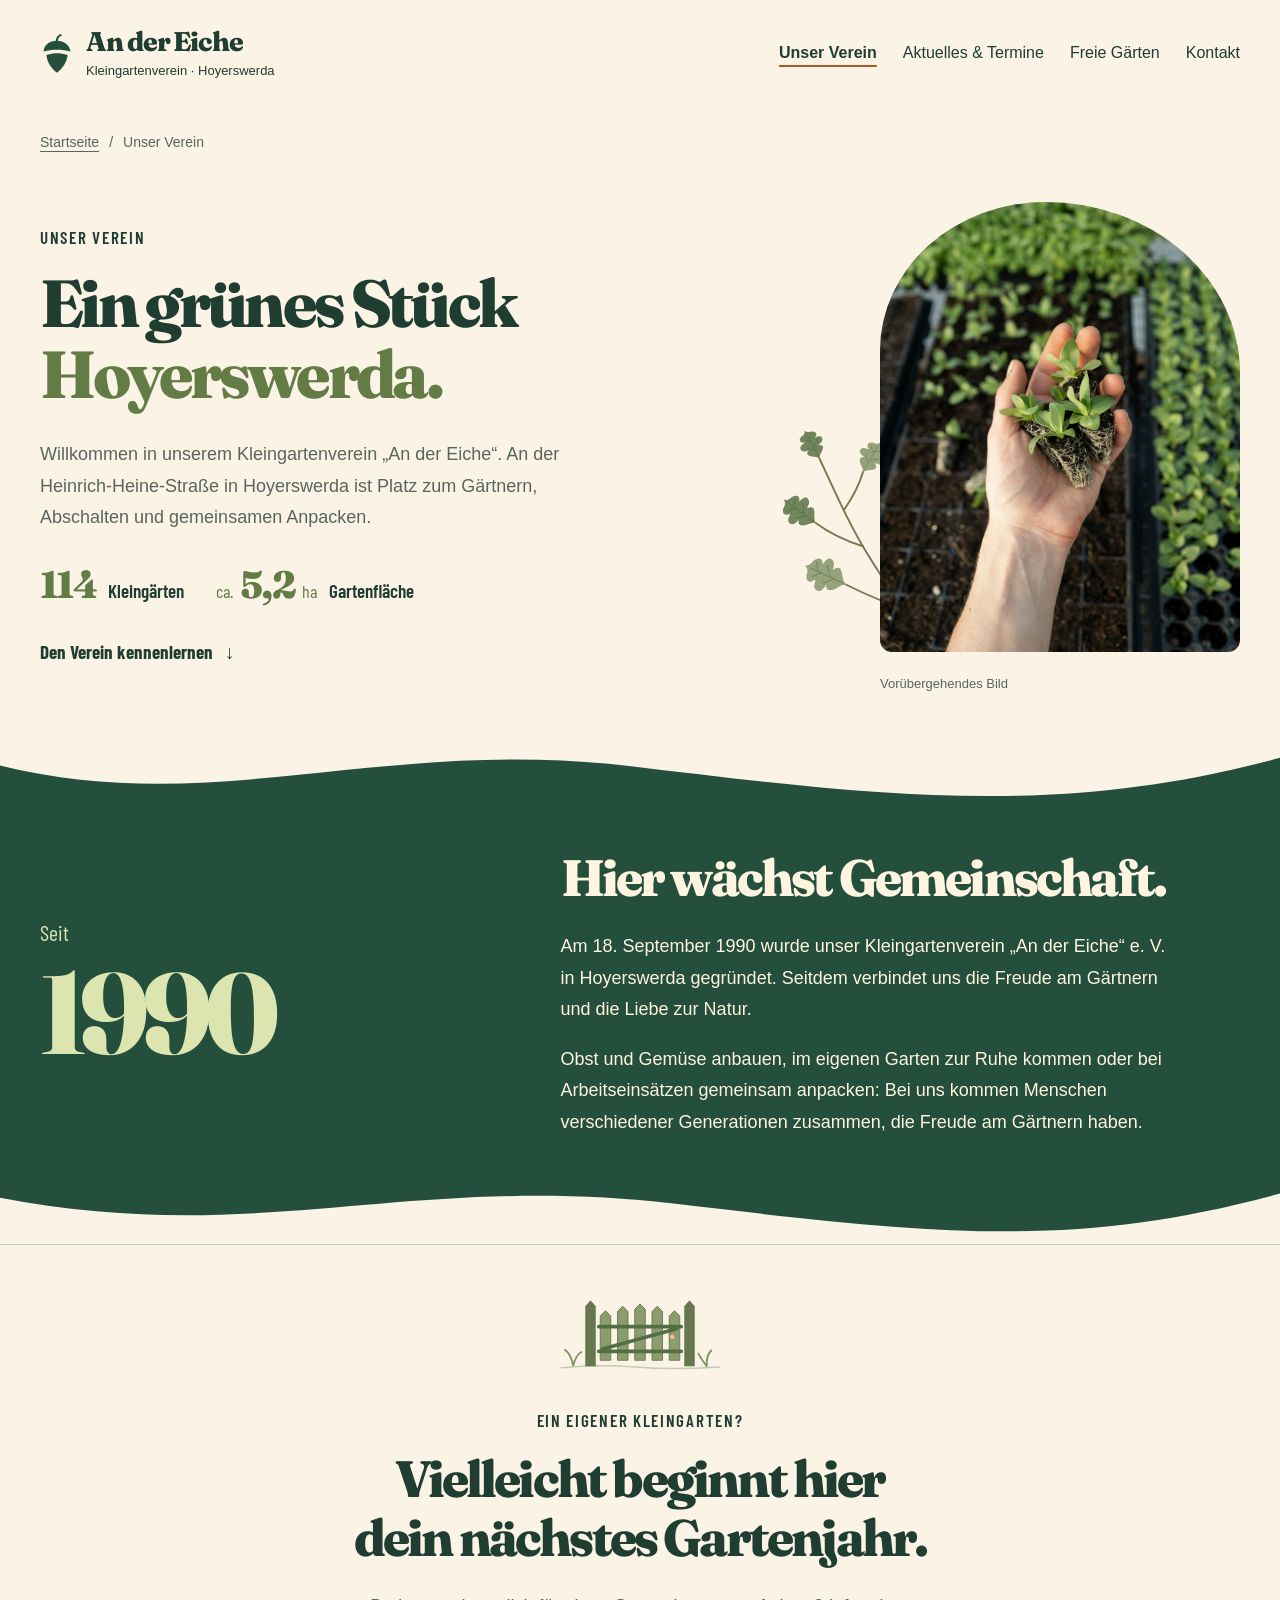
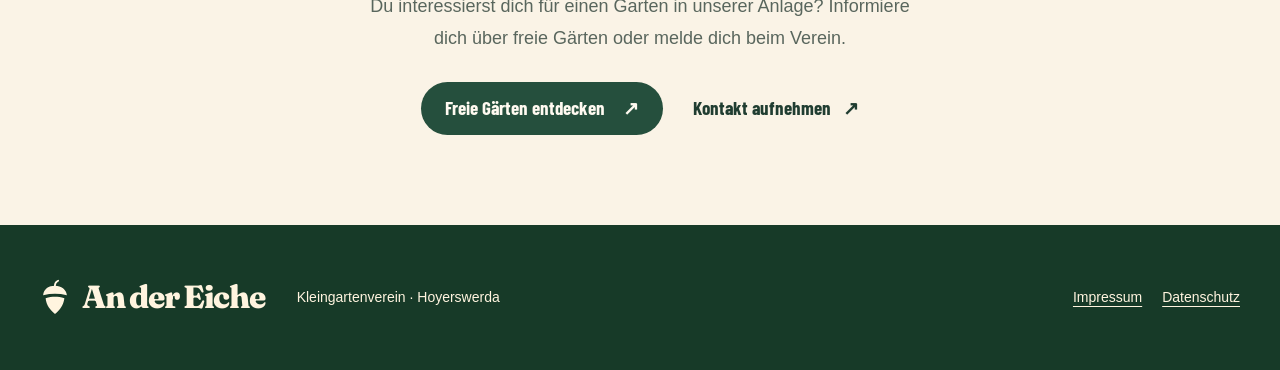
<file: verein.html>
<!doctype html>
<html lang="de">

<head>
    <meta charset="UTF-8">
    <meta name="viewport" content="width=device-width, initial-scale=1">
    <meta name="description"
        content="Lerne den Kleingartenverein An der Eiche in Hoyerswerda kennen: gegründet 1990, mit 114 Gärten auf rund 5,2 Hektar.">

    <title>Unser Verein | An der Eiche Hoyerswerda</title>

    <link rel="preconnect" href="https://fonts.googleapis.com">
    <link rel="preconnect" href="https://fonts.gstatic.com" crossorigin>
    <link
        href="https://fonts.googleapis.com/css2?family=Barlow+Condensed:wght@400;600;700;800;900&family=Fraunces:wght@700;800;900&display=swap"
        rel="stylesheet">

    <link rel="stylesheet" href="./style.css">
    <link rel="stylesheet" href="./styles/subpages.css">
    <link rel="stylesheet" href="./styles/verein.css">
    <link rel="stylesheet" href="./styles/club-history.css">

    <script src="./script.js" defer></script>
</head>

<body class="subpage">
    <a class="skip-link" href="#inhalt">Zum Inhalt springen</a>

    <header class="subpage-header">
        <div class="container subpage-header__inner">
            <a class="subpage-brand" href="./index.html" aria-label="An der Eiche – Startseite">
                <svg class="subpage-brand__icon" viewBox="0 0 48 58" aria-hidden="true" focusable="false">
                    <use href="#acorn"></use>
                </svg>

                <span>
                    <span class="subpage-brand__name">An der Eiche</span>
                    <span class="subpage-brand__caption">
                        Kleingartenverein · Hoyerswerda
                    </span>
                </span>
            </a>

            <button class="menu-toggle" type="button" aria-expanded="false" aria-controls="main-navigation" hidden>
                Menü <span aria-hidden="true">☰</span>
            </button>

            <nav id="main-navigation" class="main-navigation" aria-label="Hauptnavigation">
                <a href="./verein.html" aria-current="page">Unser Verein</a>
                <a href="./aktuelles.html">Aktuelles &amp; Termine</a>
                <a href="./gaerten.html">Freie Gärten</a>
                <a href="./kontakt.html">Kontakt</a>
            </nav>
        </div>
    </header>

    <main id="inhalt" tabindex="-1">
       <section class="club-intro" aria-labelledby="club-title">
    <div class="container">
        <nav class="page-breadcrumb" aria-label="Brotkrumennavigation">
            <a href="./index.html">Startseite</a>
            <span aria-hidden="true">/</span>
            <span aria-current="page">Unser Verein</span>
        </nav>

        <div class="club-intro__layout">
            <div class="club-intro__copy">
                <p class="page-eyebrow">Unser Verein</p>

                <h1 id="club-title" class="page-title">
                    Ein grünes Stück<br>
                    <span class="club-intro__accent">Hoyerswerda.</span>
                </h1>

                <p class="page-lead">
                    Willkommen in unserem Kleingartenverein „An der Eiche“.
                    An der Heinrich-Heine-Straße in Hoyerswerda ist Platz
                    zum Gärtnern, Abschalten und gemeinsamen Anpacken.
                </p>

                <dl class="club-intro__facts" aria-label="Unsere Gartenanlage in Zahlen">
                    <div class="club-intro__fact">
                        <dt>Kleingärten</dt>
                        <dd>114</dd>
                    </div>

                    <div class="club-intro__fact">
                        <dt>Gartenfläche</dt>
                        <dd><span>ca.</span> 5,2 <span>ha</span></dd>
                    </div>
                </dl>

                <a class="page-text-link" href="#kennenlernen">
                    Den Verein kennenlernen
                    <span aria-hidden="true">↓</span>
                </a>
            </div>

            <figure class="club-photo">
                <div class="club-photo__composition">
                    <svg class="club-photo__branch" viewBox="0 0 240 300"
                        aria-hidden="true" focusable="false">
                        <g class="club-photo__branch-sway">
                            <g class="club-photo__branch-wood">
                                <path d="M207 283C167 246 143 213 112 163C85 121 65 76 42 26"></path>
                                <path d="M162 229Q121 216 77 194"></path>
                                <path d="M130 191Q135 151 150 123"></path>
                                <path d="M100 143Q64 132 37 112"></path>
                                <path d="M75 94Q93 68 100 44"></path>
                            </g>

                            <g transform="translate(77 194) rotate(-65) scale(.85)"
                                class="club-photo__leaf club-photo__leaf--light">
                                <use href="#club-oak-leaf"></use>
                            </g>

                            <g transform="translate(150 123) rotate(35) scale(.9)"
                                class="club-photo__leaf">
                                <use href="#club-oak-leaf"></use>
                            </g>

                            <g transform="translate(37 112) rotate(-54) scale(.75)"
                                class="club-photo__leaf">
                                <use href="#club-oak-leaf"></use>
                            </g>

                            <g transform="translate(100 44) rotate(30) scale(.65)"
                                class="club-photo__leaf club-photo__leaf--light">
                                <use href="#club-oak-leaf"></use>
                            </g>

                            <g transform="translate(42 26) rotate(-28) scale(.6)"
                                class="club-photo__leaf">
                                <use href="#club-oak-leaf"></use>
                            </g>

                            <path class="club-photo__branch-wood"
                                d="M153 214Q174 210 180 225"></path>

                            <g transform="translate(168 224) rotate(-15 12 15)">
                                <path d="M4 12Q4 26 13 34Q23 26 22 12Z"
                                    fill="#b38a54"></path>
                                <path d="M1 13Q2 3 13 3Q24 3 25 13Q13 10 1 13Z"
                                    fill="#71805a"></path>
                            </g>
                        </g>
                    </svg>

                    <div class="club-photo__frame">
                        <img src="./assets/images/vereinsbilder/pflanze_hand.jpg"
                            alt="Eine Hand hält eine junge Pflanze mit Erde und Wurzeln."
                            fetchpriority="high">
                    </div>
                </div>

                <figcaption>Vorübergehendes Bild</figcaption>
            </figure>
        </div>
    </div>

    <svg class="page-wave" viewBox="0 0 1440 90" preserveAspectRatio="none"
        aria-hidden="true" focusable="false">
        <path d="M0 38C240 100 430 4 710 39S1190 100 1440 29V90H0Z"
            fill="currentColor"></path>
    </svg>
</section>

        <section id="kennenlernen" class="club-history" aria-labelledby="history-title">
            <div class="container club-history__layout">
                <div class="club-history__date">
                    <span>Seit</span>
                    <time datetime="1990-09-18">1990</time>
                </div>

                <div class="club-history__copy">
                    <h2 id="history-title" class="page-heading">
                        Hier wächst Gemeinschaft.
                    </h2>

                    <p>
                        Am 18. September 1990 wurde unser Kleingartenverein
                        „An der Eiche“ e.&nbsp;V. in Hoyerswerda gegründet.
                        Seitdem verbindet uns die Freude am Gärtnern
                        und die Liebe zur Natur.
                    </p>

                    <p>
                        Obst und Gemüse anbauen, im eigenen Garten zur Ruhe
                        kommen oder bei Arbeitseinsätzen gemeinsam anpacken:
                        Bei uns kommen Menschen verschiedener Generationen
                        zusammen, die Freude am Gärtnern haben.
                    </p>
                </div>
            </div>

            <svg class="page-wave" viewBox="0 0 1440 90" preserveAspectRatio="none" aria-hidden="true"
                focusable="false">
                <path d="M0 35C290 93 460 5 760 42S1210 95 1440 30V90H0Z" fill="currentColor"></path>
            </svg>
        </section>

        <section class="club-invitation" aria-labelledby="invitation-title">
            <div class="container club-invitation__inner">
                <a class="club-gate-link" href="./gaerten.html" aria-label="Zu den freien Gärten">
                    <svg class="club-gate" viewBox="0 0 240 150" aria-hidden="true" focusable="false">
                        <path class="club-gate__ground" d="M15 133Q65 128 114 132T226 132"></path>

                        <g class="club-gate__plants">
                            <path d="M31 130Q28 115 20 109M31 130Q35 115 42 112
                                M209 131Q208 117 215 110M209 131Q200 119 198 114"></path>
                        </g>

                        <g class="club-gate__posts">
                            <path d="M47 131V51L54 43L61 51V131Z"></path>
                            <path d="M179 131V51L186 43L193 51V131Z"></path>
                        </g>

                        <g class="club-gate__door">
                            <g class="club-gate__boards">
                                <path d="M67 123V64L74 57L81 64V123Z"></path>
                                <path d="M90 123V58L97 51L104 58V123Z"></path>
                                <path d="M113 123V55L120 48L127 55V123Z"></path>
                                <path d="M136 123V58L143 51L150 58V123Z"></path>
                                <path d="M159 123V64L166 57L173 64V123Z"></path>
                            </g>

                            <g class="club-gate__rails">
                                <path d="M65 78H175M65 111H175M70 108L169 81"></path>
                            </g>

                            <circle cx="163" cy="92" r="3" fill="#f2be91"></circle>
                        </g>
                    </svg>

                    <span class="club-gate-link__caption" aria-hidden="true">
                        Zu den freien Gärten ↗
                    </span>
                </a>

                <p class="page-eyebrow">Ein eigener Kleingarten?</p>

                <h2 id="invitation-title" class="page-heading">
                    Vielleicht beginnt hier<br>dein nächstes Gartenjahr.
                </h2>

                <p class="page-lead">
                    Du interessierst dich für einen Garten in unserer Anlage?
                    Informiere dich über freie Gärten oder melde dich beim Verein.
                </p>

                <div class="page-actions">
                    <a class="page-button" href="./gaerten.html">
                        Freie Gärten entdecken
                        <span aria-hidden="true">↗</span>
                    </a>

                    <a class="page-text-link" href="./kontakt.html">
                        Kontakt aufnehmen
                        <span aria-hidden="true">↗</span>
                    </a>
                </div>
            </div>
        </section>
    </main>

    <footer class="subpage-footer">
        <div class="container subpage-footer__inner">
            <a class="subpage-footer__brand" href="./index.html">
                <svg viewBox="0 0 48 58" aria-hidden="true" focusable="false">
                    <use href="#acorn"></use>
                </svg>
                <span>An der Eiche</span>
            </a>

            <p>Kleingartenverein · Hoyerswerda</p>

            <nav aria-label="Rechtliche Informationen">
                <a href="./impressum.html">Impressum</a>
                <a href="./datenschutz.html">Datenschutz</a>
            </nav>
        </div>
    </footer>

    <svg class="svg-definitions" xmlns="http://www.w3.org/2000/svg" aria-hidden="true" focusable="false">
        <defs>
            <symbol id="acorn" viewBox="0 0 48 58">
                <path d="M24 14C23 8 25 5 29 3" fill="none" stroke="currentColor" stroke-width="3"
                    stroke-linecap="round"></path>
                <path d="M5 26C6 16 14 11 24 11S42 17 43 26
                    C30 23 18 23 5 26ZM9 31C10 42 17 51 24 56
                    C32 50 38 41 39 31C28 28 20 28 9 31Z" fill="currentColor"></path>
            </symbol>

            <g id="club-oak-leaf">
                <path d="M0 0C-4 -8 -12 -9 -17 -16
                    C-21 -22 -18 -27 -12 -28
                    C-24 -28 -30 -33 -27 -40
                    C-24 -46 -16 -44 -13 -47
                    C-22 -50 -22 -58 -15 -61
                    C-10 -64 -5 -60 0 -70
                    C5 -60 11 -64 16 -59
                    C23 -54 19 -48 13 -46
                    C23 -45 29 -42 26 -35
                    C23 -29 17 -29 12 -28
                    C20 -23 21 -19 16 -15
                    C11 -10 4 -8 0 0Z" fill="currentColor"></path>
                <path d="M0 -3V-61M-1 -22L-13 -33M1 -28L15 -39
                    M0 -43L-11 -53M1 -49L12 -56" fill="none" stroke="#314d34" stroke-width="1.4" stroke-linecap="round"
                    opacity=".4"></path>
            </g>
        </defs>
    </svg>
</body>

</html>
</file>
<file: style.css>
@import url("./styles/typography.css");

:root {
  --paper: #f3efe4;
  --white: #fffaf1;
  --ink: #203d31;
  --muted: #59665d;
  --green: #254f3d;
  --sage: #dce3d3;
  --lime: #dce693;
  --apricot: #f2be91;
  --line: #d9ded3;
  --content-width: 1200px;
}

* {
  box-sizing: border-box;
}

html {
  scroll-behavior: smooth;
  scroll-padding-top: 24px;
}

body {
  margin: 0;
  background: var(--paper);
  color: var(--ink);
}

a {
  color: inherit;
}

button,
a {
  -webkit-tap-highlight-color: transparent;
}

a:focus-visible,
button:focus-visible {
  outline: 3px solid #a65a28;
  outline-offset: 5px;
}

[hidden] {
  display: none !important;
}

.container {
  width: min(var(--content-width), calc(100% - 64px));
  margin-inline: auto;
}

.svg-definitions {
  position: absolute;
  width: 0;
  height: 0;
  overflow: hidden;
}

.skip-link {
  position: absolute;
  top: 12px;
  left: 12px;
  z-index: 20;
  padding: 12px 20px;
  background: var(--white);
  transform: translateY(-180%);
}

.skip-link:focus {
  transform: translateY(0);
}

.site-header {
  padding-block: 30px;
}

.header-inner,
.brand,
.main-navigation {
  display: flex;
  align-items: center;
}

.header-inner {
  justify-content: flex-end;
  gap: 32px;
}

.brand {
  flex-shrink: 0;
  gap: 12px;
  text-decoration: none;
}

.brand-symbol {
  width: 43px;
  height: 54px;
  color: var(--green);
}

.brand-name,
.brand-caption {
  display: block;
}

.brand-caption {
  margin-top: 5px;
}

.main-navigation {
  gap: 26px;
}

.main-navigation a {
  padding-block: 10px;
  text-decoration: none;
  text-underline-offset: 7px;
}

.main-navigation a:hover {
  text-decoration: underline;
}

.menu-toggle {
  padding: 8px 12px;
  border: 1px solid var(--line);
  background: var(--white);
  color: var(--ink);
  cursor: pointer;
}

.menu-toggle span {
  margin-left: 8px;
}

@media (max-width: 1000px) {
  .header-inner {
    flex-wrap: wrap;
  }

  .menu-toggle:not([hidden]) {
    display: inline-flex;
    align-items: center;
  }

  .main-navigation {
    width: 100%;
    flex-wrap: wrap;
    gap: 12px 24px;
  }
}

@media (max-width: 700px) {
  .container {
    width: calc(100% - 32px);
  }

  .site-header {
    padding-block: 20px;
  }

  .header-inner {
    gap: 20px 12px;
  }

  .brand {
    gap: 8px;
  }

  .brand-symbol {
    width: 32px;
    height: 42px;
  }

  .brand-caption {
    max-width: 175px;
  }

  .menu-toggle {
    padding: 8px;
  }

  .main-navigation {
    flex-direction: column;
    align-items: stretch;
    gap: 0;
  }

  .main-navigation a {
    padding-block: 12px;
  }
}

@media (prefers-reduced-motion: reduce) {
  html {
    scroll-behavior: auto;
  }
}
</file>
<file: styles/subpages.css>
.subpage {
  --page-cream: #faf3e6;
  --page-green: #254f3d;
  --page-forest: #173a28;
  --page-sage: #dce5ce;
  --page-ink: #203d31;

  background: var(--page-cream);
  color: var(--page-ink);
}

.subpage-header {
  padding-block: 26px;
  background: var(--page-cream);
}

.subpage-header__inner {
  display: flex;
  align-items: center;
  justify-content: space-between;
  gap: 28px;
}

.subpage-brand {
  display: inline-flex;
  align-items: center;
  gap: 12px;
  flex-shrink: 0;
  text-decoration: none;
}

.subpage-brand__icon {
  width: 34px;
  height: 43px;
  color: var(--page-green);
}

.subpage-brand__name {
  display: block;
  font-family: "Fraunces", Georgia, serif;
  font-size: 27px;
  font-weight: 800;
  line-height: 1.2;
  letter-spacing: -0.04em;
}

.subpage-brand__caption {
  display: block;
  margin-top: 4px;
  font-size: 13px;
  line-height: 1.4;
}

.subpage .main-navigation a[aria-current="page"] {
  font-weight: 700;
  text-decoration: underline;
  text-decoration-color: #a65a28;
  text-decoration-thickness: 2px;
}

.page-breadcrumb {
  display: flex;
  flex-wrap: wrap;
  gap: 10px;
  margin-bottom: 48px;
  color: #59665d;
  font-size: 14px;
}

.page-breadcrumb a {
  text-underline-offset: 4px;
}

.page-eyebrow {
  margin-bottom: 18px;
  font-family: "Barlow Condensed", Arial, sans-serif;
  font-size: 17px;
  font-weight: 600;
  line-height: 1.4;
  letter-spacing: 0.1em;
  text-transform: uppercase;
}

.page-title,
.page-heading {
  font-family: "Fraunces", Georgia, serif;
  font-weight: 800;
  letter-spacing: -0.055em;
  text-wrap: balance;
}

.page-title {
  margin-bottom: 28px;
  font-size: clamp(42px, 5.2vw, 74px);
  line-height: 1.08;
}

.page-heading {
  margin-bottom: 24px;
  font-size: clamp(34px, 4vw, 54px);
  line-height: 1.14;
}

.page-lead {
  max-width: 560px;
  margin-bottom: 28px;
  font-size: 18px;
  line-height: 1.75;
}

.page-text-link {
  display: inline-flex;
  align-items: center;
  gap: 12px;
  font-family: "Barlow Condensed", Arial, sans-serif;
  font-size: 19px;
  font-weight: 700;
  line-height: 1.4;
  text-decoration: none;
  text-underline-offset: 5px;
}

.page-text-link:hover {
  text-decoration: underline;
}

.page-text-link span,
.page-button span {
  transition: transform 180ms ease;
}

.page-text-link:hover span,
.page-button:hover span {
  transform: translateX(3px);
}

.page-actions {
  display: flex;
  flex-wrap: wrap;
  align-items: center;
  gap: 22px 30px;
}

.page-button {
  display: inline-flex;
  align-items: center;
  justify-content: center;
  gap: 18px;
  min-height: 50px;
  padding: 13px 24px;
  border-radius: 30px;
  background: var(--page-green);
  color: #fffaf1;
  font-family: "Barlow Condensed", Arial, sans-serif;
  font-size: 19px;
  font-weight: 700;
  line-height: 1.4;
  text-decoration: none;
  transition: background-color 180ms ease;
}

.page-button:hover {
  background: #34644e;
}

.page-wave {
  display: block;
  width: 100%;
  height: clamp(40px, 6vw, 85px);
  margin-bottom: -1px;
}

.subpage-footer {
  padding-block: 46px;
  background: var(--page-forest);
  color: #fff4df;
}

.subpage-footer__inner {
  display: flex;
  flex-wrap: wrap;
  align-items: center;
  gap: 18px 32px;
}

.subpage-footer__brand {
  display: inline-flex;
  align-items: center;
  gap: 12px;
  font-family: "Fraunces", Georgia, serif;
  font-size: 32px;
  font-weight: 800;
  letter-spacing: -0.04em;
  text-decoration: none;
}

.subpage-footer__brand svg {
  width: 30px;
  height: 38px;
}

.subpage-footer p {
  margin: 0;
  font-size: 14px;
}

.subpage-footer nav {
  display: flex;
  flex-wrap: wrap;
  gap: 20px;
  margin-left: auto;
  font-size: 14px;
}

.subpage-footer nav a {
  text-underline-offset: 4px;
}

@media (max-width: 1000px) {
  .subpage-header__inner {
    flex-wrap: wrap;
  }

  .subpage-header .menu-toggle {
    margin-left: auto;
  }
}

@media (max-width: 700px) {
  .subpage-header {
    padding-block: 20px;
  }

  .subpage-header__inner {
    gap: 20px 12px;
  }

  .subpage-brand {
    gap: 8px;
  }

  .subpage-brand__icon {
    width: 27px;
    height: 36px;
  }

  .subpage-brand__name {
    font-size: 23px;
  }

  .subpage-brand__caption {
    max-width: 155px;
    font-size: 12px;
  }

  .page-breadcrumb {
    margin-bottom: 32px;
  }

  .page-lead {
    font-size: 17px;
  }

  .subpage-footer__inner {
    align-items: flex-start;
    flex-direction: column;
  }

  .subpage-footer nav {
    margin-left: 0;
  }
}

@media (prefers-reduced-motion: reduce) {
  .page-text-link span,
  .page-button,
  .page-button span {
    transition: none;
  }
}
</file>
<file: styles/verein.css>
.club-intro {
  padding-top: 24px;
}

.club-intro__layout {
  display: grid;
  grid-template-columns: minmax(0, 1.3fr) minmax(0, 0.8fr);
  align-items: center;
  gap: clamp(36px, 6vw, 90px);
  padding-bottom: 40px;
}

.club-intro__copy,
.club-photo {
  min-width: 0;
}

.club-intro__accent {
  color: #637b45;
}

.club-intro .page-lead {
  color: #59665d;
}

.club-intro__facts {
  display: flex;
  flex-wrap: wrap;
  align-items: center;
  gap: 20px 32px;
  margin: 28px 0 32px;
}

.club-intro__fact {
  display: flex;
  flex-wrap: wrap;
  align-items: baseline;
  gap: 6px 12px;
}

.club-intro__fact dt {
  font-family: "Barlow Condensed", Arial, sans-serif;
  font-size: 19px;
  font-weight: 600;
  line-height: 1.4;
}

.club-intro__fact dd {
  order: -1;
  margin: 0;
  color: #637b45;
  font-family: "Fraunces", Georgia, serif;
  font-size: clamp(30px, 3vw, 38px);
  font-weight: 800;
  line-height: 1.2;
  letter-spacing: -0.04em;
  white-space: nowrap;
}

.club-intro__fact dd span {
  font-family: "Barlow Condensed", Arial, sans-serif;
  font-size: 18px;
  font-weight: 400;
  letter-spacing: normal;
}

.club-photo {
  width: 100%;
  max-width: 360px;
  margin: 0 0 0 auto;
}

.club-photo__composition {
  position: relative;
  isolation: isolate;
}

.club-photo__frame {
  position: relative;
  z-index: 1;
  overflow: hidden;
  aspect-ratio: 4 / 5;
  border-radius: 46% 54% 12px 12px / 33% 38% 12px 12px;
  background: #dce5ce;
}

.club-photo img {
  display: block;
  width: 100%;
  height: 100%;
  object-fit: cover;
  object-position: center 45%;
}

.club-photo figcaption {
  position: relative;
  margin-top: 22px;
  color: #59665d;
  font-size: 13px;
  line-height: 1.5;
}

.club-photo__branch {
  position: absolute;
  z-index: 0;
  bottom: -12px;
  left: -92px;
  width: 180px;
  height: 225px;
  overflow: visible;
  pointer-events: none;
}

.club-photo__branch-sway {
  transform-box: view-box;
  transform-origin: 86% 94%;
  animation: club-branch-sway 9s ease-in-out infinite;
}

.club-photo__branch-wood {
  fill: none;
  stroke: #827457;
  stroke-width: 2.6;
  stroke-linecap: round;
  stroke-linejoin: round;
}

.club-photo__leaf {
  color: #71865c;
}

.club-photo__leaf--light {
  color: #96a27b;
}

.club-intro > .page-wave {
  color: var(--page-green);
}

.club-invitation {
  padding-block: 24px 90px;
}

.club-invitation__inner {
  text-align: center;
}

.club-invitation .page-lead {
  margin-inline: auto;
  color: #59665d;
}

.club-invitation .page-actions {
  justify-content: center;
}

.club-gate-link {
  position: relative;
  display: block;
  width: 180px;
  margin: 0 auto 28px;
  border-radius: 14px;
  color: var(--page-green);
  text-decoration: none;
  cursor: pointer;
}

.club-gate-link:focus-visible {
  outline: 2px solid #a65a28;
  outline-offset: 5px;
}

.club-gate {
  display: block;
  width: 100%;
  height: auto;
  overflow: visible;
  pointer-events: none;
}

.club-gate__ground,
.club-gate__plants {
  fill: none;
  stroke-linecap: round;
}

.club-gate__ground {
  stroke: #c4ccb5;
  stroke-width: 2;
}

.club-gate__plants {
  stroke: #819465;
  stroke-width: 2.5;
}

.club-gate__posts {
  fill: #66794e;
}

.club-gate__boards {
  fill: #8c9c70;
  stroke: #647a4f;
  stroke-width: 1.2;
  stroke-linejoin: round;
}

.club-gate__rails {
  fill: none;
  stroke: #536e45;
  stroke-width: 5;
  stroke-linecap: round;
}

/* Keep the left hinge fixed throughout the opening movement. */
.club-gate__door {
  transform-box: view-box;
  transform-origin: 65px 90px;
  transform: skewY(0deg) scaleX(1);
  transition: transform 550ms ease-in-out;
}

.club-gate-link:hover .club-gate__door,
.club-gate-link:focus-visible .club-gate__door,
.club-invitation__inner:has(.page-button:hover) .club-gate__door,
.club-invitation__inner:has(.page-button:focus-visible) .club-gate__door {
  transform: skewY(-10deg) scaleX(0.62);
}

.club-gate-link__caption {
  position: absolute;
  z-index: 2;
  top: 100%;
  left: 50%;
  width: max-content;
  padding: 5px 10px;
  border: 1px solid #d5d9c9;
  border-radius: 6px;
  background: #fffaf1;
  color: var(--page-green);
  font-family: "Barlow Condensed", Arial, sans-serif;
  font-size: 16px;
  font-weight: 600;
  line-height: 1.3;
  opacity: 0;
  visibility: hidden;
  transform: translate(-50%, -3px);
  transition:
    opacity 180ms ease,
    visibility 180ms ease,
    transform 180ms ease;
}

.club-gate-link:hover .club-gate-link__caption,
.club-gate-link:focus-visible .club-gate-link__caption {
  opacity: 1;
  visibility: visible;
  transform: translate(-50%, 0);
}

@keyframes club-branch-sway {
  0%,
  100% {
    transform: rotate(-1deg);
  }

  50% {
    transform: rotate(1.5deg);
  }
}

@media (max-width: 900px) {
  .club-intro__layout {
    gap: 32px;
  }

  .club-photo__branch {
    left: -52px;
    width: 140px;
    height: 175px;
  }
}

@media (max-width: 700px) {
  .club-intro {
    padding-top: 12px;
  }

  .club-intro__layout {
    grid-template-columns: 1fr;
    padding-bottom: 28px;
  }

  .club-intro__facts {
    gap: 16px 24px;
    margin-block: 24px 28px;
  }

  .club-intro__fact {
    gap: 6px 10px;
  }

  .club-intro__fact dt {
    font-size: 18px;
  }

  .club-photo {
    width: calc(100% - 48px);
    max-width: 300px;
    margin: 10px 0 0 auto;
  }

  .club-photo__branch {
    left: -48px;
    bottom: -8px;
    width: 130px;
    height: 163px;
  }

  .club-invitation {
    padding-block: 15px 60px;
  }

  .club-gate-link {
    width: 150px;
  }
}

@media (prefers-reduced-motion: reduce) {
  .club-photo__branch-sway {
    animation: none;
  }

  .club-gate__door,
  .club-gate-link__caption {
    transition: none;
  }
}
</file>
<file: styles/club-history.css>
.club-history {
  background-color: var(--page-green);
  color: #fff4df;
}

.club-history__layout {
  display: grid;
  grid-template-columns: minmax(0, 0.8fr) minmax(0, 1.3fr);
  align-items: center;
  gap: clamp(40px, 8vw, 120px);
  padding-block: 40px 30px;
}

.club-history__date {
  color: #dce5b0;
}

.club-history__date span {
  display: block;
  margin-bottom: 8px;
  font-family: "Barlow Condensed", Arial, sans-serif;
  font-size: 22px;
  line-height: 1.4;
}

.club-history__date time {
  display: block;
  font-family: "Fraunces", Georgia, serif;
  font-size: clamp(80px, 9vw, 128px);
  font-weight: 800;
  line-height: 1;
  letter-spacing: -0.06em;
}

.club-history__copy {
  max-width: 610px;
  min-width: 0;
}

.club-history__copy .page-heading {
  margin-bottom: 24px;
}

.club-history__copy p {
  margin-bottom: 18px;
  font-size: 18px;
  line-height: 1.75;
}

.club-history__copy p:last-child {
  margin-bottom: 0;
}

.club-history > .page-wave {
  color: var(--page-cream);
}

@media (max-width: 900px) {
  .club-history__layout {
    gap: 40px;
  }
}

@media (max-width: 700px) {
  .club-history__layout {
    grid-template-columns: 1fr;
    gap: 28px;
    padding-block: 28px 32px;
  }

  .club-history__date span {
    font-size: 20px;
  }

  .club-history__date time {
    font-size: clamp(76px, 20vw, 104px);
  }

  .club-history__copy p {
    font-size: 17px;
  }
}
</file>
